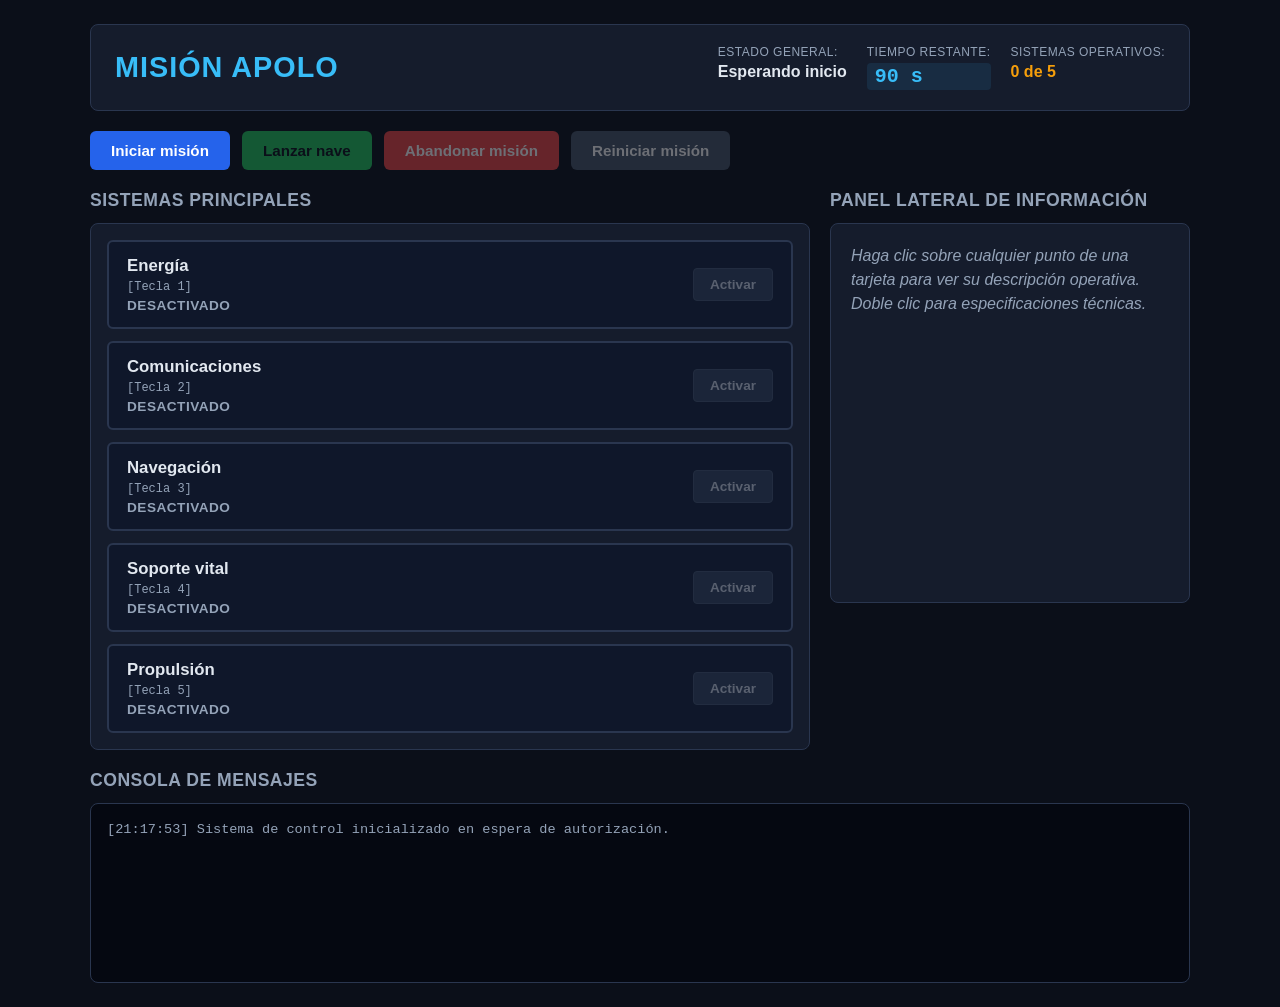
<file: EJ1_Jonathan/index.html>
<!DOCTYPE html>
<html lang="es">
<head>
    <meta charset="UTF-8">
    <meta name="viewport" content="width=device-width, initial-scale=1.0">
    <title>Panel de Control - Misión Apolo</title>
    <link rel="stylesheet" href="estilos.css">
</head>
<body>
    <div class="panel-control-container">
        <!-- Cabecera de la Misión -->
        <header class="cabecera-mision">
            <h1 id="nombreMision">Misión Apolo</h1>
            <div class="indicadores-cabecera">
                <div class="indicador">
                    <span class="etiqueta">Estado general:</span>
                    <span id="estadoNave" class="valor-estado">Esperando inicio</span>
                </div>
                <div class="indicador">
                    <span class="etiqueta">Tiempo restante:</span>
                    <span id="contadorTiempo" class="valor-tiempo">90 s</span>
                </div>
                <div class="indicador">
                    <span class="etiqueta">Sistemas operativos:</span>
                    <span id="contadorSistemas" class="valor-sistemas">0 de 5</span>
                </div>
            </div>
        </header>

        <!-- Barra de Controles Principales -->
        <nav class="barra-acciones">
            <button id="btnIniciar" class="btn btn-iniciar">Iniciar misión</button>
            <button id="btnLanzar" class="btn btn-lanzar" disabled>Lanzar nave</button>
            <button id="btnAbandonar" class="btn btn-abandonar" disabled>Abandonar misión</button>
            <button id="btnReiniciar" class="btn btn-reiniciar" disabled>Reiniciar misión</button>
        </nav>

        <!-- Popup de información para acciones bloqueadas -->
        <div id="popupAlerta" class="popup-alerta" role="alert" aria-live="assertive">
            <span id="popupMensaje">Acción bloqueada: debe activar primero el sistema anterior.</span>
        </div>

        <!-- Área Principal: Sistemas y Panel Lateral -->
        <main class="area-principal">
            <section class="seccion-sistemas">
                <h2>Sistemas Principales</h2>
                <div id="panelSistemas" class="contenedor-tarjetas">
                    <!-- Las tarjetas de los sistemas se generan dinámicamente mediante JavaScript -->
                </div>
                <!-- Resumen final mostrado al cancelar o finalizar la misión -->
                <div id="resumenMision" class="resumen-mision" hidden></div>
            </section>

            <!-- Panel lateral de información operativa -->
            <aside class="panel-lateral">
                <h2>Panel Lateral de Información</h2>
                <div id="panelLateralContenido" class="contenido-lateral">
                    <p class="placeholder-lateral">Haga clic sobre cualquier punto de una tarjeta para ver su descripción operativa. Doble clic para especificaciones técnicas.</p>
                </div>
            </aside>
        </main>

        <!-- Consola de Mensajes -->
        <footer class="seccion-consola">
            <h2>Consola de Mensajes</h2>
            <div id="consolaMensajes" class="consola-registro">
                <!-- Registros cronológicos de la misión -->
            </div>
        </footer>
    </div>

    <script src="script.js"></script>
</body>
</html>
</file>
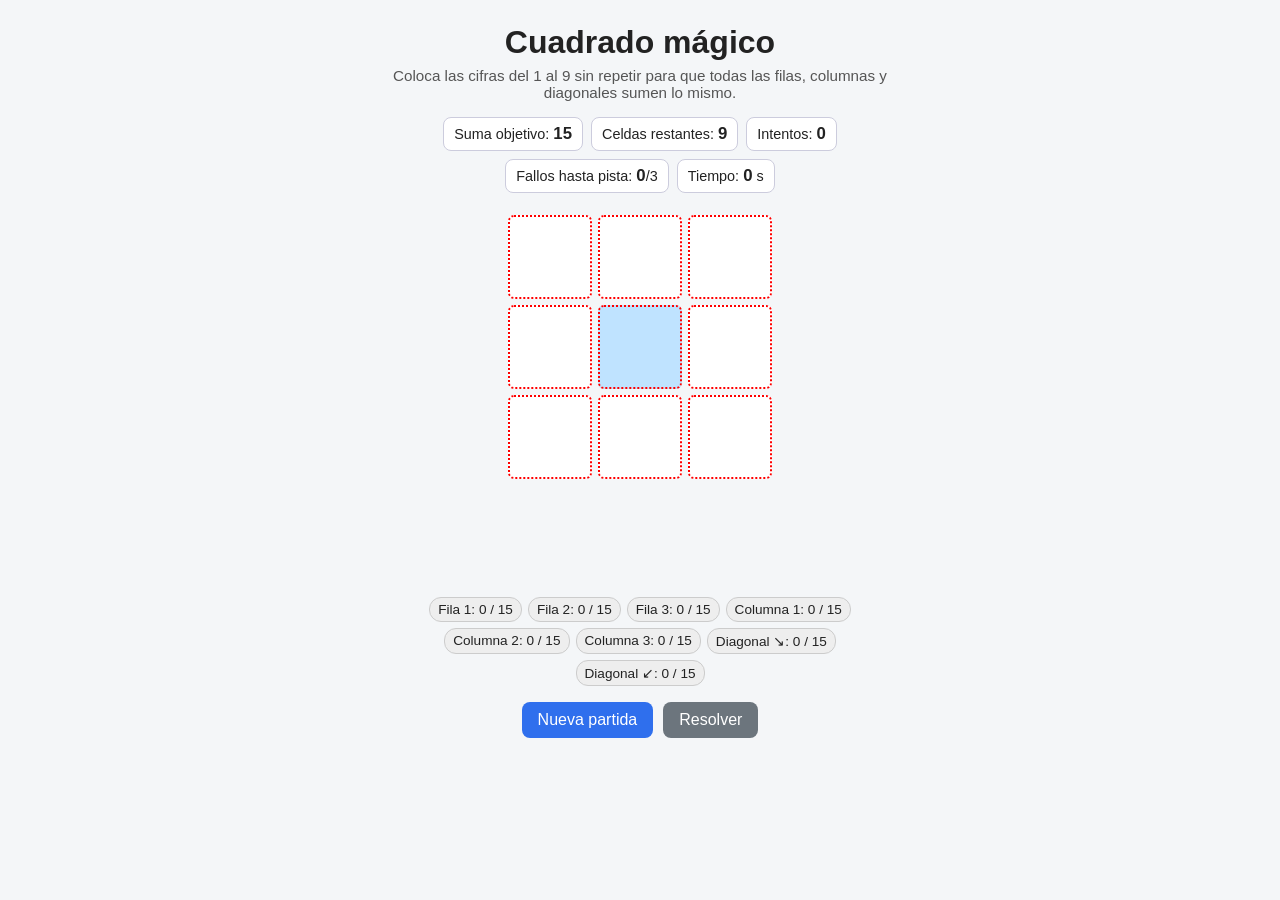
<file: EJ3_Paola/index.html>
<!DOCTYPE html>
<!--
Click nbfs://nbhost/SystemFileSystem/Templates/Licenses/license-default.txt to change this license
Click nbfs://nbhost/SystemFileSystem/Templates/ClientSide/html.html to edit this template
-->
<html lang="es">
    <head>
        <meta charset="UTF-8">
        <meta name="viewport" content="width=device-width, initial-scale=1">
        <title>Cuadrado mágico</title>
        <link rel="stylesheet" href="estilos.css">
    </head>
    <body>
        <main>
            <h1>Cuadrado mágico</h1>
            <p class="intro">Coloca las cifras del 1 al 9 sin repetir para que todas las filas, columnas y diagonales sumen lo mismo.</p>

            <div id="estado">
                <div class="dato">Suma objetivo: <b id="objetivo">15</b></div>
                <div class="dato">Celdas restantes: <b id="restantes">9</b></div>
                <div class="dato">Intentos: <b id="intentos">0</b></div>
                <div class="dato">Fallos hasta pista: <b id="fallos">0</b>/3</div>
                <div class="dato">Tiempo: <b id="tiempo">0</b> s</div>
            </div>

            <table id="tablero">
                <tr>
                    <td data-indice="0"></td><td data-indice="1"></td><td data-indice="2"></td>
                </tr>
                <tr>
                    <td data-indice="3"></td><td data-indice="4"></td><td data-indice="5"></td>
                </tr>
                <tr>
                    <td data-indice="6"></td><td data-indice="7"></td><td data-indice="8"></td>
                </tr>
            </table>

            <div id="mensaje" class="mensaje" role="status" aria-live="polite"></div>
            <button id="btnOtro" hidden>Sí, intentar otro</button>

            <div id="sumas"></div>

            <div class="botones">
                <button id="btnNueva">Nueva partida</button>
                <button id="btnResolver">Resolver</button>
            </div>
        </main>

        <script src="script.js"></script>
    </body>
</html>
</file>
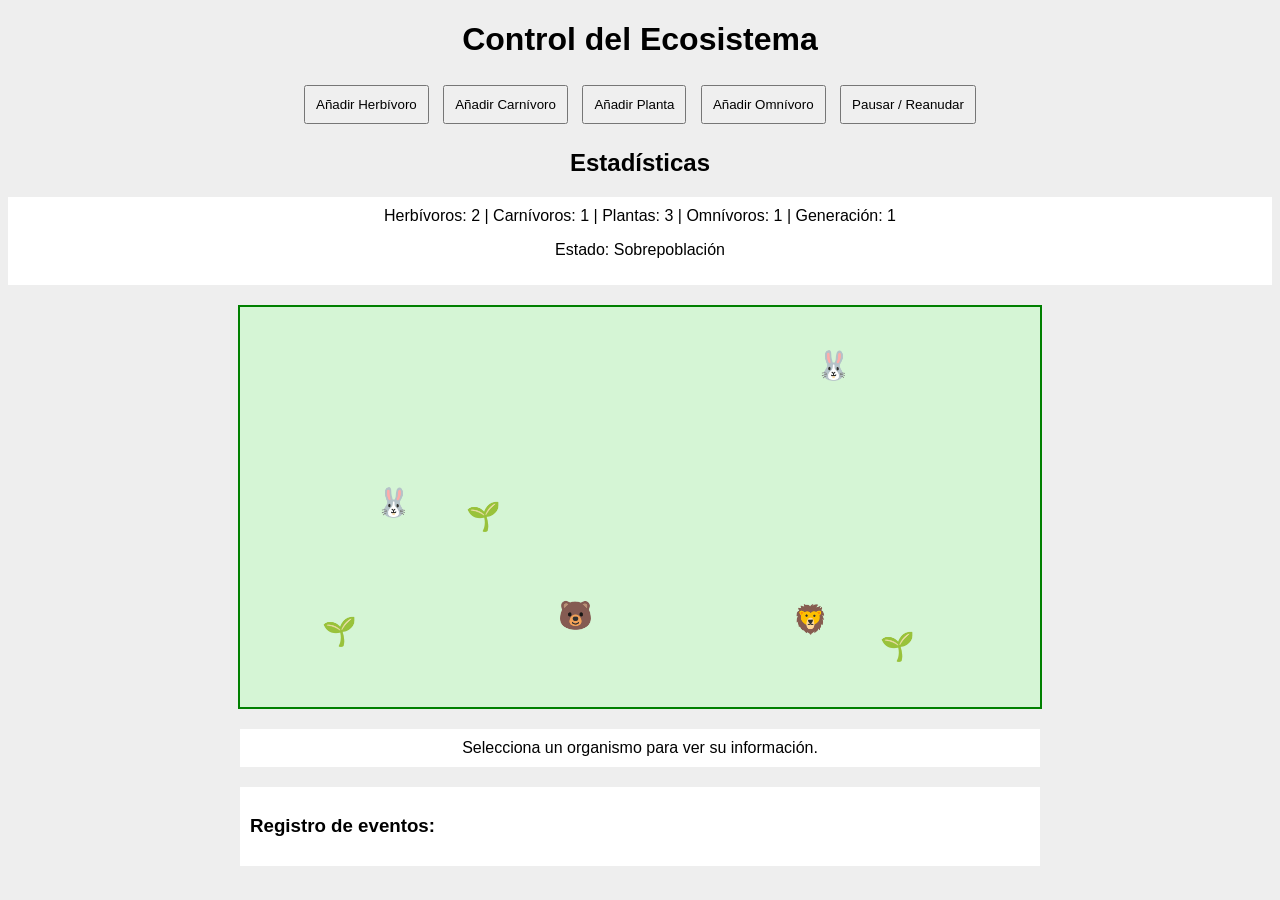
<file: Ejercicio4_Coraima_Carolina/index.html>
<!DOCTYPE html>
<html>
    <head>
        <title>Simulador de Ecosistema</title>
        <meta charset="UTF-8">

        <style>
            body {
                font-family: Arial;
                background-color: #eeeeee;
                text-align: center;
            }

            button {
                padding: 10px;
                margin: 5px;
                cursor: pointer;
            }

            #ecosistema {
                width: 800px;
                height: 400px;
                background-color: #d5f5d5;
                border: 2px solid green;
                position: relative;
                margin: 20px auto;
            }

            .organismo {
                position: absolute;
                font-size: 28px;
                cursor: pointer;
            }

            #estadisticas {
                background-color: white;
                padding: 10px;
            }

            #log-eventos {
                background-color: white;
                padding: 10px;
                margin: 20px auto;
                width: 780px;
                text-align: left;
            }

            #informacion {
                background-color: white;
                padding: 10px;
                margin: 10px auto;
                width: 780px;
            }
        </style>

        <script src="script.js"></script>
    </head>

    <body>

        <h1>Control del Ecosistema</h1>

        <div id="panel-control">
            <button onclick="anadirEspecie('herbivoro')">
                Añadir Herbívoro
            </button>

            <button onclick="anadirEspecie('carnivoro')">
                Añadir Carnívoro
            </button>

            <button onclick="anadirEspecie('planta')">
                Añadir Planta
            </button>

            <button onclick="anadirEspecie('omnivoro')">
                Añadir Omnívoro
            </button>

            <button onclick="pausarSimulacion()">
                Pausar / Reanudar
            </button>
        </div>

        <h2>Estadísticas</h2>

        <div id="estadisticas">
            Herbívoros: <span id="count-herbivoro">0</span> |
            Carnívoros: <span id="count-carnivoro">0</span> |
            Plantas: <span id="count-planta">0</span> |
            Omnívoros: <span id="count-omnivoro">0</span> |
            Generación: <span id="generacion">1</span>
            <p id="estado">Estado: Equilibrado</p>
        </div>

        <div id="ecosistema"></div>

        <div id="informacion">
            Selecciona un organismo para ver su información.
        </div>

        <div id="log-eventos">
            <h3>Registro de eventos:</h3>
            <div id="eventos-lista"></div>
        </div>

    </body>
</html>
</file>
<file: EJ1_Jonathan/estilos.css>
/* ==========================================================
   Panel de Control de Misión Espacial - Estilos CSS
   ========================================================== */

:root {
    --bg-color: #0b0f19;
    --card-bg: #151c2c;
    --card-border: #2a364f;
    --text-primary: #e2e8f0;
    --text-secondary: #94a3b8;
    --accent-blue: #38bdf8;
    --accent-green: #22c55e;
    --accent-red: #ef4444;
    --accent-yellow: #f59e0b;
    --hover-highlight: #1e293b;
    --font-family: -apple-system, BlinkMacSystemFont, 'Segoe UI', Roboto, Helvetica, Arial, sans-serif;
    --font-mono: 'Consolas', 'Courier New', Courier, monospace;
}

* {
    box-sizing: border-box;
    margin: 0;
    padding: 0;
}

body {
    background-color: var(--bg-color);
    color: var(--text-primary);
    font-family: var(--font-family);
    min-height: 100vh;
    padding: 24px;
    display: flex;
    justify-content: center;
}

.panel-control-container {
    width: 100%;
    max-width: 1100px;
    display: flex;
    flex-direction: column;
    gap: 20px;
}

/* Cabecera */
.cabecera-mision {
    background-color: var(--card-bg);
    border: 1px solid var(--card-border);
    border-radius: 8px;
    padding: 20px 24px;
    display: flex;
    flex-wrap: wrap;
    align-items: center;
    justify-content: space-between;
    gap: 16px;
}

.cabecera-mision h1 {
    font-size: 1.8rem;
    color: var(--accent-blue);
    letter-spacing: 1px;
    text-transform: uppercase;
}

.indicadores-cabecera {
    display: flex;
    flex-wrap: wrap;
    gap: 20px;
}

.indicador {
    display: flex;
    flex-direction: column;
    gap: 4px;
}

.indicador .etiqueta {
    font-size: 0.75rem;
    color: var(--text-secondary);
    text-transform: uppercase;
    letter-spacing: 0.5px;
}

.valor-estado {
    font-size: 1rem;
    font-weight: 600;
    color: var(--text-primary);
}

.valor-tiempo {
    font-size: 1.25rem;
    font-weight: 700;
    font-family: var(--font-mono);
    color: var(--accent-blue);
    padding: 2px 8px;
    border-radius: 4px;
    background: rgba(56, 189, 248, 0.1);
    display: inline-block;
    transition: all 0.3s ease;
}

.valor-sistemas {
    font-size: 1rem;
    font-weight: 600;
    color: var(--accent-yellow);
}

/* Alerta crítica con parpadeo */
.alerta-parpadeo {
    color: #ffffff !important;
    background-color: var(--accent-red) !important;
    animation: parpadeoAlerta 0.8s infinite alternate ease-in-out;
}

@keyframes parpadeoAlerta {
    from {
        opacity: 1;
        box-shadow: 0 0 10px rgba(239, 68, 68, 0.8);
    }
    to {
        opacity: 0.4;
        box-shadow: 0 0 2px rgba(239, 68, 68, 0.2);
    }
}

/* Barra de Botones */
.barra-acciones {
    display: flex;
    flex-wrap: wrap;
    gap: 12px;
}

.btn {
    padding: 10px 20px;
    font-size: 0.95rem;
    font-weight: 600;
    border-radius: 6px;
    border: 1px solid transparent;
    cursor: pointer;
    transition: background-color 0.2s, opacity 0.2s, transform 0.1s;
}

.btn:active:not(:disabled) {
    transform: scale(0.98);
}

.btn:disabled {
    opacity: 0.4;
    cursor: not-allowed;
}

.btn-iniciar {
    background-color: #2563eb;
    color: #ffffff;
}

.btn-iniciar:hover:not(:disabled) {
    background-color: #1d4ed8;
}

.btn-lanzar {
    background-color: var(--accent-green);
    color: #0b0f19;
}

.btn-lanzar:hover:not(:disabled) {
    background-color: #16a34a;
    color: #ffffff;
}

.btn-abandonar {
    background-color: var(--accent-red);
    color: #ffffff;
}

.btn-abandonar:hover:not(:disabled) {
    background-color: #dc2626;
}

.btn-reiniciar {
    background-color: #475569;
    color: #ffffff;
}

.btn-reiniciar:hover:not(:disabled) {
    background-color: #64748b;
}

/* Popup de advertencia de acción bloqueada */
.popup-alerta {
    display: none;
    background-color: #7f1d1d;
    border: 1px solid #ef4444;
    color: #fee2e2;
    padding: 12px 16px;
    border-radius: 6px;
    font-weight: 500;
    box-shadow: 0 4px 12px rgba(0, 0, 0, 0.4);
    animation: slideDown 0.25s ease-out;
}

.popup-alerta.visible {
    display: block;
}

@keyframes slideDown {
    from {
        opacity: 0;
        transform: translateY(-8px);
    }
    to {
        opacity: 1;
        transform: translateY(0);
    }
}

/* Área Principal */
.area-principal {
    display: grid;
    grid-template-columns: 2fr 1fr;
    gap: 20px;
}

@media (max-width: 768px) {
    .area-principal {
        grid-template-columns: 1fr;
    }
}

.seccion-sistemas h2,
.panel-lateral h2,
.seccion-consola h2 {
    font-size: 1.1rem;
    color: var(--text-secondary);
    margin-bottom: 12px;
    text-transform: uppercase;
    letter-spacing: 0.5px;
}

/* Contenedor de Tarjetas */
.contenedor-tarjetas {
    background-color: var(--card-bg);
    border: 1px solid var(--card-border);
    border-radius: 8px;
    padding: 16px;
    display: flex;
    flex-direction: column;
    gap: 12px;
    min-height: 380px;
}

/* Tarjeta individual de sistema */
.tarjeta-sistema {
    background-color: #0f172a;
    border: 2px solid var(--card-border);
    border-radius: 6px;
    padding: 14px 18px;
    display: flex;
    align-items: center;
    justify-content: space-between;
    gap: 16px;
    cursor: pointer;
    user-select: none;
    transition: border-color 0.2s, background-color 0.2s, box-shadow 0.2s;
}

/* Resaltado temporal por mouseover */
.tarjeta-resaltada {
    background-color: var(--hover-highlight) !important;
    border-color: var(--accent-blue) !important;
    box-shadow: 0 0 12px rgba(56, 189, 248, 0.25);
}

/* Estado Operativo */
.tarjeta-sistema.operativo {
    border-color: var(--accent-green) !important;
    background-color: rgba(34, 197, 94, 0.08) !important;
    box-shadow: 0 0 10px rgba(34, 197, 94, 0.2);
}

.info-sistema {
    display: flex;
    flex-direction: column;
    gap: 4px;
}

.nombre-sistema {
    font-size: 1.05rem;
    font-weight: 600;
    color: var(--text-primary);
}

.atajo-tecla {
    font-size: 0.75rem;
    color: var(--text-secondary);
    font-family: var(--font-mono);
}

.estado-sistema {
    font-size: 0.85rem;
    font-weight: 600;
    color: #94a3b8;
    text-transform: uppercase;
    letter-spacing: 0.5px;
}

.tarjeta-sistema.operativo .estado-sistema {
    color: var(--accent-green);
}

.btn-activar-sistema {
    padding: 8px 16px;
    font-size: 0.85rem;
    font-weight: 600;
    background-color: #334155;
    color: #e2e8f0;
    border: 1px solid #475569;
    border-radius: 4px;
    cursor: pointer;
    transition: background-color 0.2s, color 0.2s;
}

.btn-activar-sistema:hover:not(:disabled) {
    background-color: var(--accent-blue);
    color: #0b0f19;
}

.btn-activar-sistema:disabled {
    opacity: 0.35;
    cursor: not-allowed;
}

/* Panel Lateral */
.panel-lateral {
    display: flex;
    flex-direction: column;
}

.contenido-lateral {
    background-color: var(--card-bg);
    border: 1px solid var(--card-border);
    border-radius: 8px;
    padding: 20px;
    min-height: 380px;
    display: flex;
    flex-direction: column;
    justify-content: flex-start;
    gap: 12px;
}

.contenido-lateral .placeholder-lateral {
    color: var(--text-secondary);
    font-style: italic;
    line-height: 1.5;
}

.contenido-lateral .titulo-lateral {
    color: var(--accent-blue);
    font-size: 1.2rem;
    font-weight: 700;
}

.contenido-lateral .desc-lateral {
    color: var(--text-primary);
    font-size: 0.95rem;
    line-height: 1.6;
}

.contenido-lateral .tecla-info {
    margin-top: 10px;
    font-size: 0.85rem;
    color: var(--text-secondary);
    font-family: var(--font-mono);
}

/* Panel de Resumen / Informe Final */
.resumen-mision {
    background-color: #0f172a;
    border: 2px solid var(--card-border);
    border-radius: 8px;
    padding: 24px;
    font-family: var(--font-mono);
    white-space: pre-wrap;
    line-height: 1.7;
    font-size: 1rem;
    color: #f8fafc;
}

.resumen-mision.exito {
    border-color: var(--accent-green);
    color: #86efac;
}

.resumen-mision.cancelada {
    border-color: var(--accent-red);
    color: #fca5a5;
}

.resumen-mision.abortada {
    border-color: var(--accent-yellow);
    color: #fde047;
}

/* Consola de Mensajes */
.seccion-consola {
    display: flex;
    flex-direction: column;
}

.consola-registro {
    background-color: #050811;
    border: 1px solid var(--card-border);
    border-radius: 8px;
    padding: 16px;
    height: 180px;
    overflow-y: auto;
    font-family: var(--font-mono);
    font-size: 0.85rem;
    display: flex;
    flex-direction: column;
    gap: 6px;
}

.linea-consola {
    color: #94a3b8;
    line-height: 1.4;
    word-break: break-word;
}

.linea-consola.advertencia {
    color: #fbbf24;
    font-weight: bold;
}

.linea-consola.alerta {
    color: #f87171;
    font-weight: bold;
}

.linea-consola.exito {
    color: #4ade80;
    font-weight: bold;
}

.linea-consola.info-sistema {
    color: #38bdf8;
}
</file>
<file: EJ3_Paola/estilos.css>
/*
Click nbfs://nbhost/SystemFileSystem/Templates/Licenses/license-default.txt to change this license
Click nbfs://nbhost/SystemFileSystem/Templates/ClientSide/css.css to edit this template
*/
/* 
    Created on : 20 oct 2026, 19:50:32
    Author     : Paolalillo
*/

body {
    font-family: Arial, Helvetica, sans-serif;
    background: #f4f6f8;
    color: #222;
    margin: 0;
    padding: 24px 12px;
}
main {
    max-width: 520px;
    margin: 0 auto;
    text-align: center;
}
h1 {
    margin: 0 0 6px;
}
.intro {
    margin: 0 0 16px;
    color: #555;
    font-size: 0.95rem;
}

/* Panel de datos */
#estado {
    display: flex;
    flex-wrap: wrap;
    gap: 8px;
    justify-content: center;
    margin-bottom: 16px;
}
.dato {
    background: #fff;
    border: 1px solid #ccd;
    border-radius: 8px;
    padding: 6px 10px;
    font-size: 0.9rem;
}
.dato b {
    font-size: 1.05rem;
}

/* Tabla 3x3 */
#tablero {
    margin: 0 auto 16px;
    border-collapse: separate;
    border-spacing: 6px;
}
#tablero td {
    width: 84px;
    height: 84px;
    text-align: center;
    vertical-align: middle;
    font-size: 2.2rem;
    font-weight: bold;
    cursor: pointer;
    user-select: none;
    border-radius: 6px;
    box-sizing: border-box;
}

/* Estados visuales (el orden importa: los últimos pisan a los primeros) */
#tablero td.vacia      {
    background: #ffffff;
    border: 2px dotted red;
}         
#tablero td.completa   {
    background: #e0e0e0;
    border: 2px solid #999;
}         
#tablero td.incompleta {
    background: #ff9a9a;
    border: 2px dotted #c00000;
}     /*vacía resaltada en rojo */
#tablero td.seleccionada {
    background: #bfe3ff;
}                               
#tablero td.dorada     {
    background: #ffd700;
    border: 2px solid #b8960c;
}      /* Cuadrado mágico */

/* Mensajes */
#mensaje {
    min-height: 64px;
    margin: 0 auto 8px;
    padding: 10px 14px;
    border-radius: 8px;
    text-align: center;
}
#mensaje:empty {
    visibility: hidden;
}
#mensaje > * {
    display: block;
}
#mensaje.aviso {
    background: #fff3cd;
    border: 1px solid #e0c36a;
}
#mensaje.error {
    background: #f8d7da;
    border: 1px solid #d98b93;
}
#mensaje.exito {
    background: #fff3a3;
    border: 2px solid #b8960c;
    font-size: 1.05rem;
}
#mensaje.info  {
    background: #d9ecff;
    border: 1px solid #8bbbe8;
}

/* Sumas en tiempo real */
#sumas {
    display: flex;
    flex-wrap: wrap;
    gap: 6px;
    justify-content: center;
    margin: 12px 0 16px;
}
.suma {
    font-size: 0.85rem;
    padding: 4px 8px;
    border-radius: 12px;
    background: #eee;
    border: 1px solid #ccc;
}
.suma.ok  {
    background: #d4edda;
    border-color: #7fbf8e;
}
.suma.mal {
    background: #f8d7da;
    border-color: #d98b93;
}

.botones {
    display: flex;
    gap: 10px;
    justify-content: center;
    flex-wrap: wrap;
}
button {
    font-size: 1rem;
    padding: 9px 16px;
    border: none;
    border-radius: 8px;
    background: #2f6fed;
    color: #fff;
    cursor: pointer;
}
button:hover {
    background: #2559c4;
}
#btnResolver {
    background: #6c757d;
}
#btnResolver:hover {
    background: #555d63;
}
#btnOtro {
    margin-bottom: 12px;
    background: #1d9a4b;
}
#btnOtro:hover {
    background: #167a3b;
}
</file>
